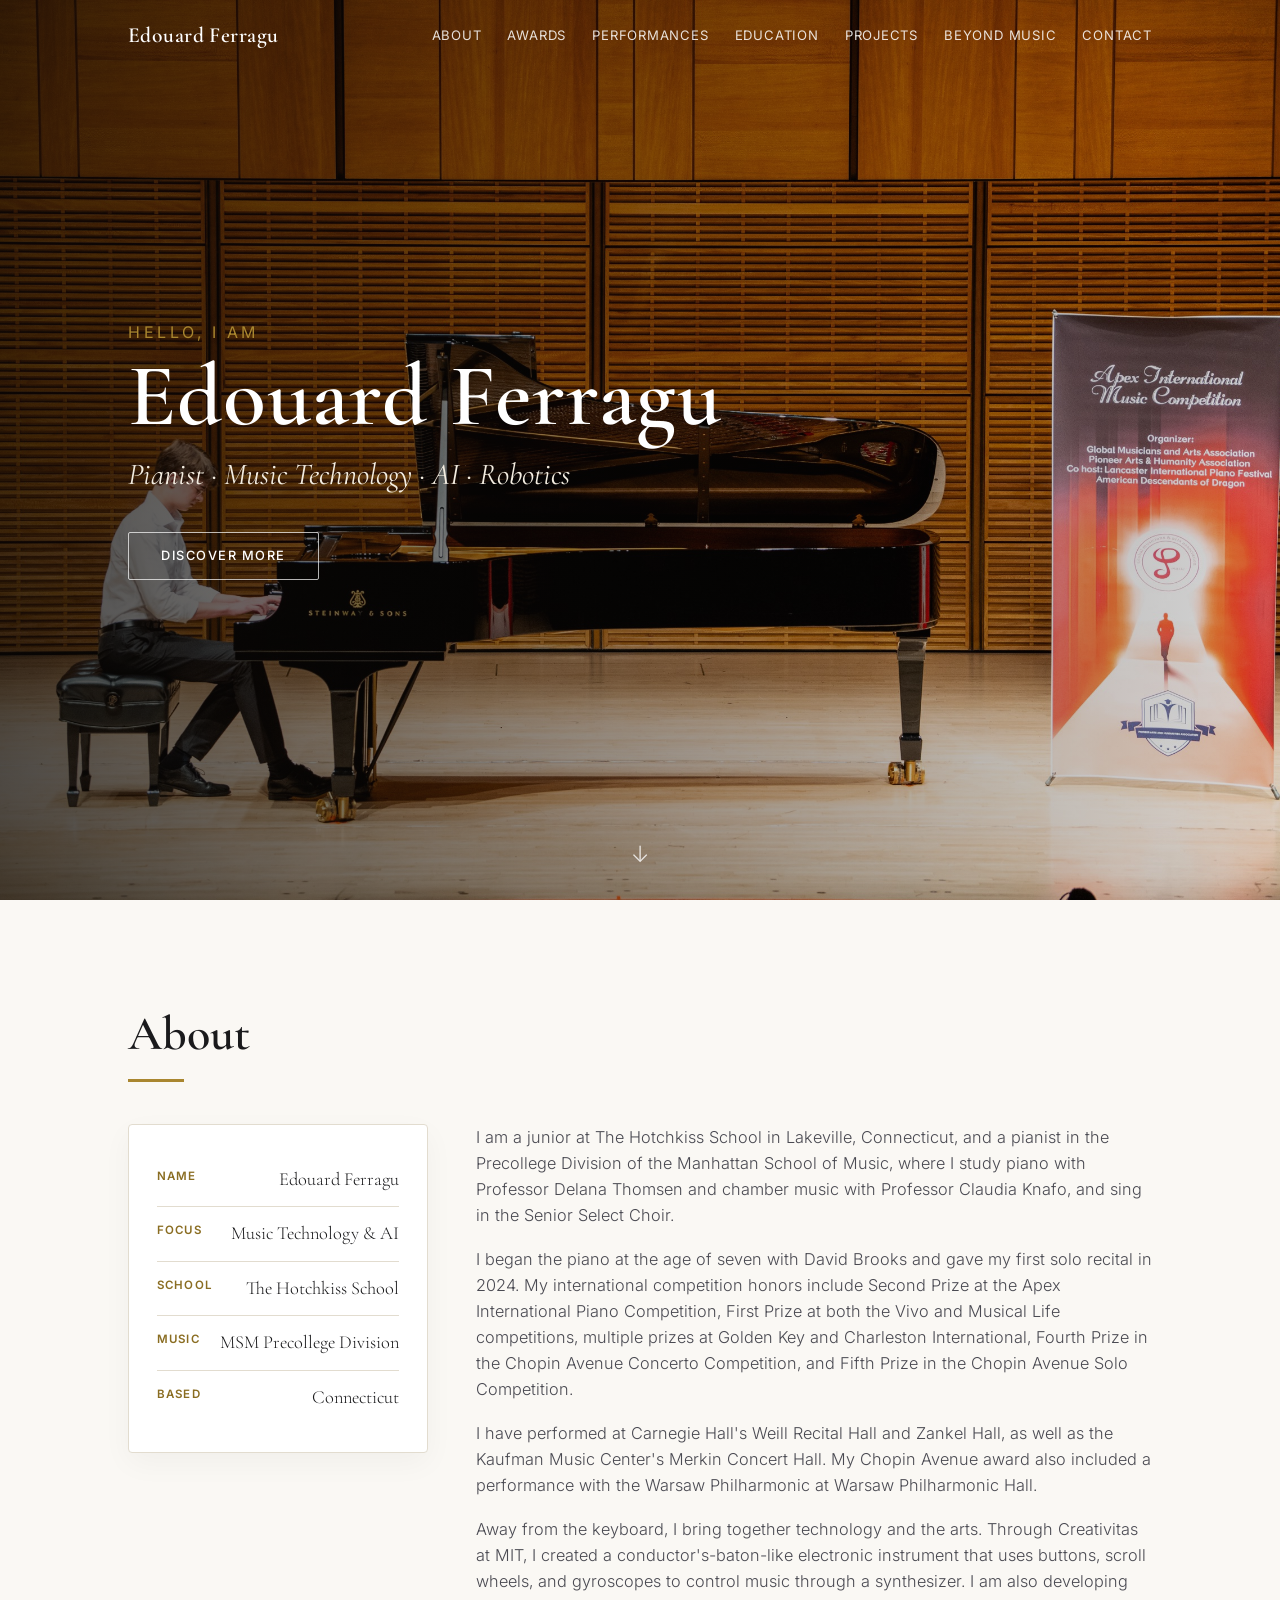
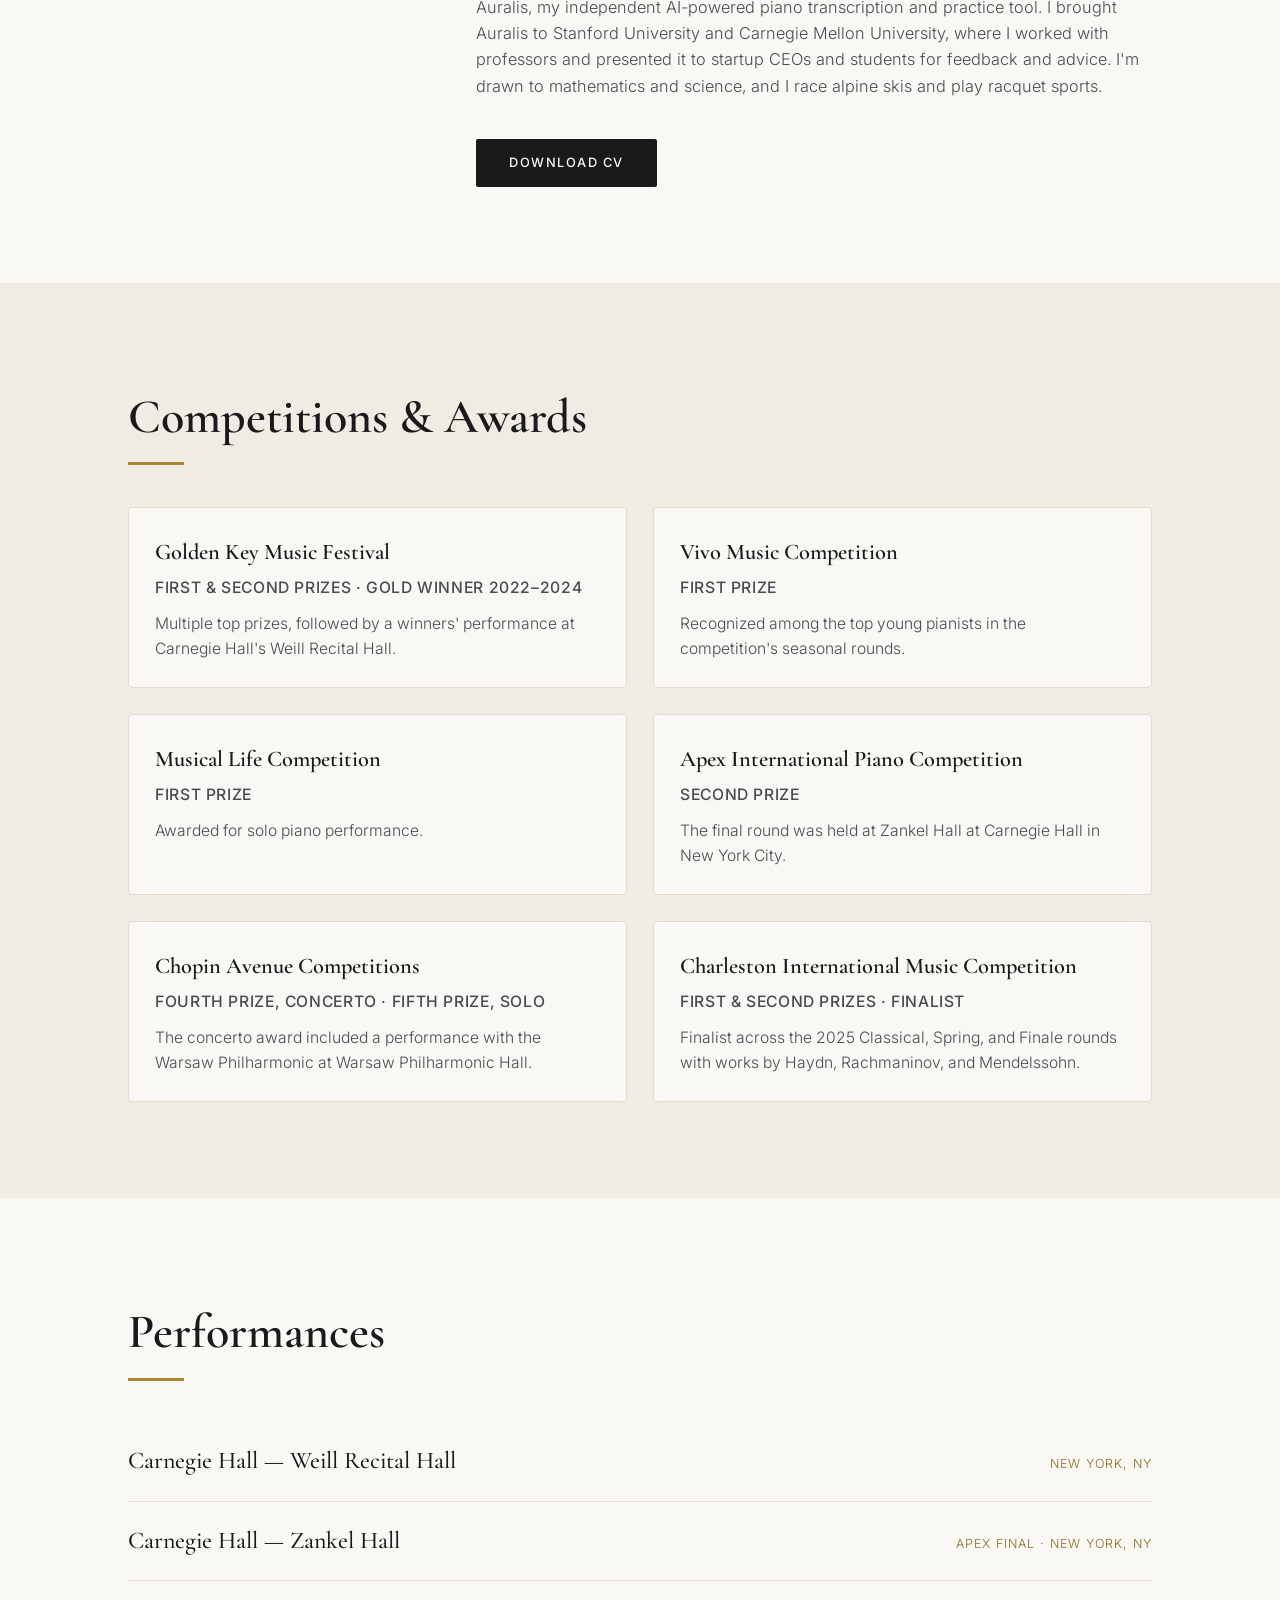
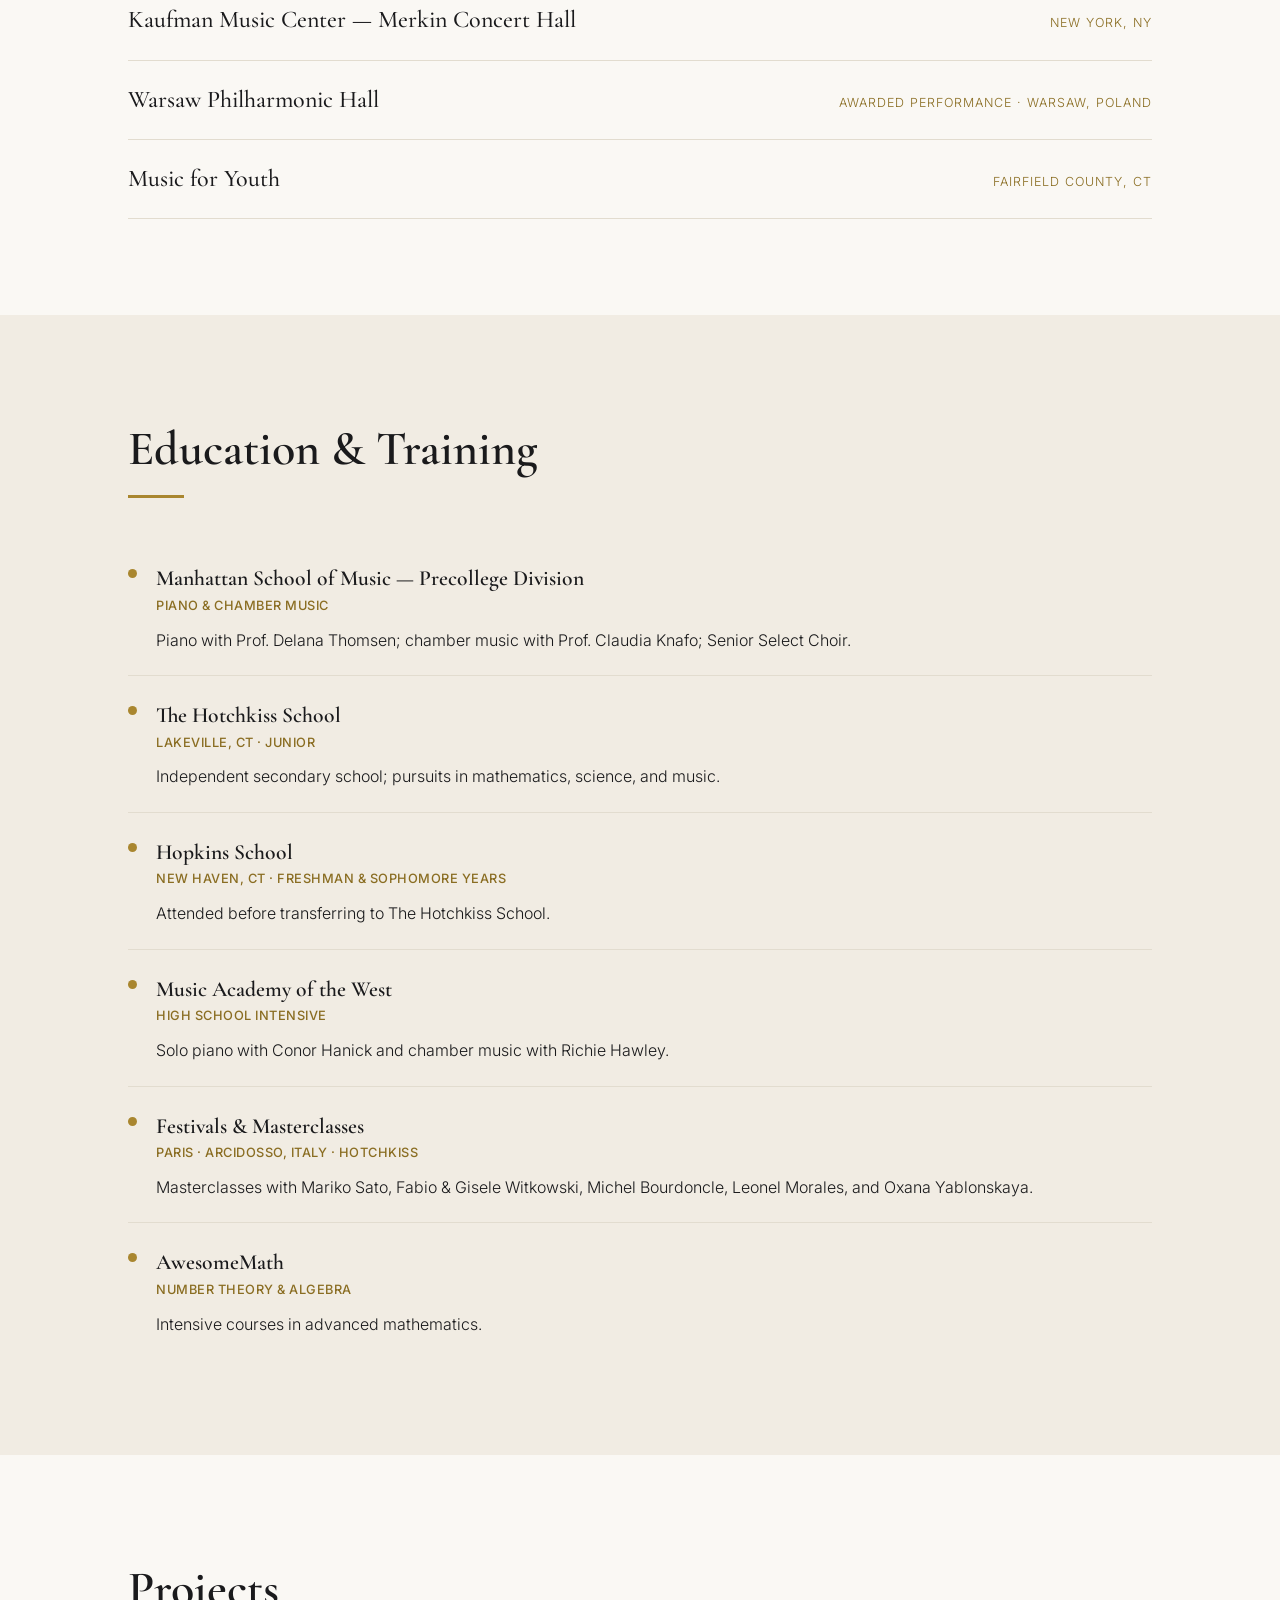
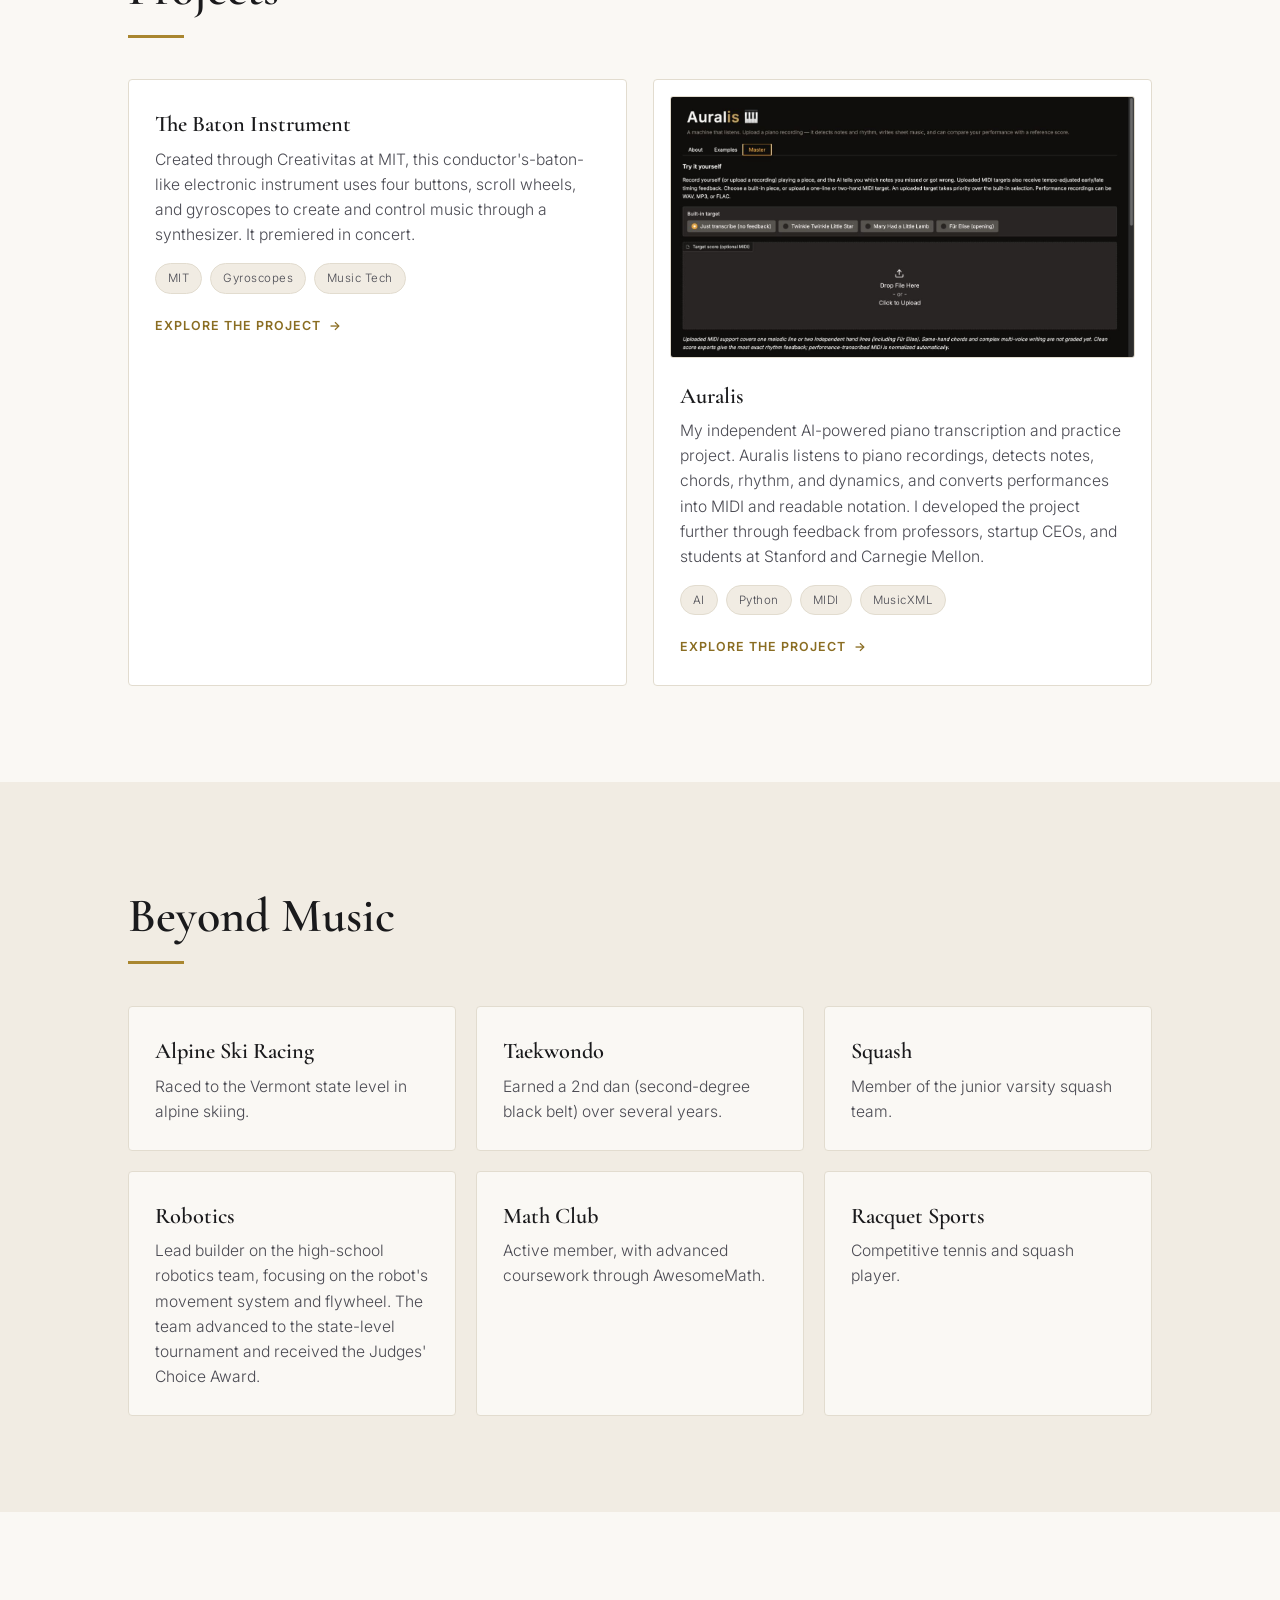
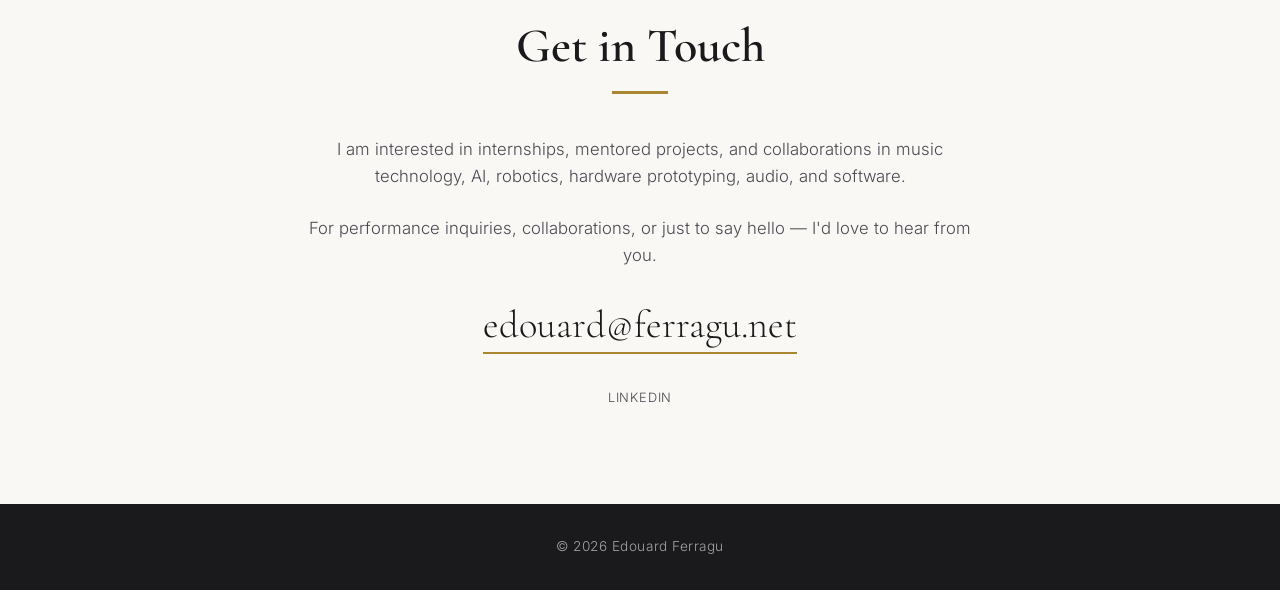
<file: index.html>
<!DOCTYPE html>
<html lang="en">
<head>
  <meta charset="UTF-8" />
  <meta name="viewport" content="width=device-width, initial-scale=1.0" />
  <title>Edouard Ferragu — Pianist &amp; Music Technology Builder</title>
  <meta name="description" content="Edouard Ferragu — prize-winning pianist, student, and music-technology builder working across AI, robotics, and performance." />
  <link rel="canonical" href="https://edouardferragu.github.io/" />
  <meta property="og:type" content="website" />
  <meta property="og:url" content="https://edouardferragu.github.io/" />
  <meta property="og:title" content="Edouard Ferragu — Pianist &amp; Music Technology Builder" />
  <meta property="og:description" content="Prize-winning pianist and student building projects across music technology, AI, and robotics." />
  <meta property="og:image" content="https://edouardferragu.github.io/images/og-social.png" />
  <meta name="twitter:card" content="summary_large_image" />
  <meta name="twitter:title" content="Edouard Ferragu — Pianist &amp; Music Technology Builder" />
  <meta name="twitter:description" content="Prize-winning pianist and student building projects across music technology, AI, and robotics." />
  <meta name="twitter:image" content="https://edouardferragu.github.io/images/og-social.png" />
  <link rel="preconnect" href="https://fonts.googleapis.com" />
  <link rel="preconnect" href="https://fonts.gstatic.com" crossorigin />
  <link href="https://fonts.googleapis.com/css2?family=Cormorant+Garamond:wght@400;500;600;700&amp;family=Inter:wght@300;400;500;600&amp;display=swap" rel="stylesheet" />
  <link rel="stylesheet" href="css/style.css" />
</head>
<body>

  <!-- NAV -->
  <header class="nav" id="nav">
    <div class="nav__inner">
      <a href="#hero" class="nav__brand">Edouard&nbsp;Ferragu</a>
      <button class="nav__toggle" id="navToggle" aria-label="Toggle menu">
        <span></span><span></span><span></span>
      </button>
      <nav class="nav__links" id="navLinks">
        <a href="#about">About</a>
        <a href="#awards">Awards</a>
        <a href="#performances">Performances</a>
        <a href="#education">Education</a>
        <a href="#projects">Projects</a>
        <a href="#activities">Beyond Music</a>
        <a href="#contact">Contact</a>
      </nav>
    </div>
  </header>

  <!-- HERO -->
  <section class="hero" id="hero">
    <div class="hero__overlay"></div>
    <div class="hero__content">
      <p class="hero__eyebrow">Hello, I am</p>
      <h1 class="hero__name">Edouard Ferragu</h1>
      <p class="hero__tagline">Pianist &middot; Music Technology &middot; AI &middot; Robotics</p>
      <a href="#about" class="btn btn--light">Discover More</a>
    </div>
    <a href="#about" class="hero__scroll" aria-label="Scroll down">&#8595;</a>
  </section>

  <!-- ABOUT -->
  <section class="section" id="about">
    <div class="container">
      <h2 class="section__title">About</h2>
      <div class="about__grid">
        <div class="about__card">
          <dl class="facts">
            <div class="fact"><dt>Name</dt><dd>Edouard Ferragu</dd></div>
            <div class="fact"><dt>Focus</dt><dd>Music Technology &amp; AI</dd></div>
            <div class="fact"><dt>School</dt><dd>The Hotchkiss School</dd></div>
            <div class="fact"><dt>Music</dt><dd>MSM Precollege Division</dd></div>
            <div class="fact"><dt>Based</dt><dd>Connecticut</dd></div>
          </dl>
        </div>
        <div class="about__body">
          <p>I am a junior at The Hotchkiss School in Lakeville, Connecticut, and a pianist in the
             Precollege Division of the Manhattan School of Music, where I study piano with Professor
             Delana Thomsen and chamber music with Professor Claudia Knafo, and sing in the Senior
             Select Choir.</p>
          <p>I began the piano at the age of seven with David Brooks and gave my first solo recital in
             2024. My international competition honors include Second Prize at the Apex International
             Piano Competition, First Prize at both the Vivo and Musical Life competitions, multiple
             prizes at Golden Key and Charleston International, Fourth Prize in the Chopin Avenue
             Concerto Competition, and Fifth Prize in the Chopin Avenue Solo Competition.</p>
          <p>I have performed at Carnegie Hall's Weill Recital Hall and Zankel Hall, as well as the
             Kaufman Music Center's Merkin Concert Hall. My Chopin Avenue award also included a
             performance with the Warsaw Philharmonic at Warsaw Philharmonic Hall.</p>
          <p>Away from the keyboard, I bring together technology and the arts. Through Creativitas at
             MIT, I created a conductor's-baton-like electronic instrument that uses buttons, scroll
             wheels, and gyroscopes to control music through a synthesizer. I am also developing
             Auralis, my independent AI-powered piano transcription and practice tool. I brought
             Auralis to Stanford University and Carnegie Mellon University, where I worked with
             professors and presented it to startup CEOs and students for feedback and advice. I'm
             drawn to mathematics and science, and I race alpine skis and play racquet sports.</p>
          <a href="cv/Edouard-Ferragu-CV.pdf" class="btn btn--dark" download>Download CV</a>
        </div>
      </div>
    </div>
  </section>

  <!-- AWARDS -->
  <section class="section section--alt" id="awards">
    <div class="container">
      <h2 class="section__title">Competitions &amp; Awards</h2>
      <div class="cards">
        <div class="card">
          <h3>Golden Key Music Festival</h3>
          <p class="card__meta">First &amp; Second Prizes &middot; Gold Winner 2022–2024</p>
          <p>Multiple top prizes, followed by a winners' performance at Carnegie Hall's Weill Recital Hall.</p>
        </div>
        <div class="card">
          <h3>Vivo Music Competition</h3>
          <p class="card__meta">First Prize</p>
          <p>Recognized among the top young pianists in the competition's seasonal rounds.</p>
        </div>
        <div class="card">
          <h3>Musical Life Competition</h3>
          <p class="card__meta">First Prize</p>
          <p>Awarded for solo piano performance.</p>
        </div>
        <div class="card">
          <h3>Apex International Piano Competition</h3>
          <p class="card__meta">Second Prize</p>
          <p>The final round was held at Zankel Hall at Carnegie Hall in New York City.</p>
        </div>
        <div class="card">
          <h3>Chopin Avenue Competitions</h3>
          <p class="card__meta">Fourth Prize, Concerto &middot; Fifth Prize, Solo</p>
          <p>The concerto award included a performance with the Warsaw Philharmonic at Warsaw Philharmonic Hall.</p>
        </div>
        <div class="card">
          <h3>Charleston International Music Competition</h3>
          <p class="card__meta">First &amp; Second Prizes &middot; Finalist</p>
          <p>Finalist across the 2025 Classical, Spring, and Finale rounds with works by Haydn,
             Rachmaninov, and Mendelssohn.</p>
        </div>
      </div>
    </div>
  </section>

  <!-- PERFORMANCES -->
  <section class="section" id="performances">
    <div class="container">
      <h2 class="section__title">Performances</h2>
      <ul class="venues">
        <li><span class="venues__name">Carnegie Hall — Weill Recital Hall</span><span class="venues__note">New York, NY</span></li>
        <li><span class="venues__name">Carnegie Hall — Zankel Hall</span><span class="venues__note">Apex Final &middot; New York, NY</span></li>
        <li><span class="venues__name">Kaufman Music Center — Merkin Concert Hall</span><span class="venues__note">New York, NY</span></li>
        <li><span class="venues__name">Warsaw Philharmonic Hall</span><span class="venues__note">Awarded Performance &middot; Warsaw, Poland</span></li>
        <li><span class="venues__name">Music for Youth</span><span class="venues__note">Fairfield County, CT</span></li>
      </ul>
      <!-- Add performance video embeds here later -->
    </div>
  </section>

  <!-- EDUCATION -->
  <section class="section section--alt" id="education">
    <div class="container">
      <h2 class="section__title">Education &amp; Training</h2>
      <div class="timeline">
        <div class="timeline__item">
          <h3>Manhattan School of Music — Precollege Division</h3>
          <p class="card__meta">Piano &amp; Chamber Music</p>
          <p>Piano with Prof. Delana Thomsen; chamber music with Prof. Claudia Knafo; Senior Select Choir.</p>
        </div>
        <div class="timeline__item">
          <h3>The Hotchkiss School</h3>
          <p class="card__meta">Lakeville, CT &middot; Junior</p>
          <p>Independent secondary school; pursuits in mathematics, science, and music.</p>
        </div>
        <div class="timeline__item">
          <h3>Hopkins School</h3>
          <p class="card__meta">New Haven, CT &middot; Freshman &amp; Sophomore Years</p>
          <p>Attended before transferring to The Hotchkiss School.</p>
        </div>
        <div class="timeline__item">
          <h3>Music Academy of the West</h3>
          <p class="card__meta">High School Intensive</p>
          <p>Solo piano with Conor Hanick and chamber music with Richie Hawley.</p>
        </div>
        <div class="timeline__item">
          <h3>Festivals &amp; Masterclasses</h3>
          <p class="card__meta">Paris &middot; Arcidosso, Italy &middot; Hotchkiss</p>
          <p>Masterclasses with Mariko Sato, Fabio &amp; Gisele Witkowski, Michel Bourdoncle,
             Leonel Morales, and Oxana Yablonskaya.</p>
        </div>
        <div class="timeline__item">
          <h3>AwesomeMath</h3>
          <p class="card__meta">Number Theory &amp; Algebra</p>
          <p>Intensive courses in advanced mathematics.</p>
        </div>
      </div>
    </div>
  </section>

  <!-- PROJECTS -->
  <section class="section" id="projects">
    <div class="container">
      <h2 class="section__title">Projects</h2>
      <div class="cards">
        <div class="card card--project">
          <h3>The Baton Instrument</h3>
          <p>Created through Creativitas at MIT, this conductor's-baton-like electronic instrument uses
             four buttons, scroll wheels, and gyroscopes to create and control music through a
             synthesizer. It premiered in concert.</p>
          <div class="tags"><span>MIT</span><span>Gyroscopes</span><span>Music Tech</span></div>
          <a class="project-link" href="projects/baton-instrument.html">Explore the project <span aria-hidden="true">&rarr;</span></a>
        </div>
        <div class="card card--project">
          <a class="card__media" href="projects/auralis.html" aria-label="Explore the Auralis project">
            <img src="images/auralis-website.jpg"
                 alt="The Auralis Master workspace for piano transcription and performance feedback"
                 loading="lazy" />
          </a>
          <h3>Auralis</h3>
          <p>My independent AI-powered piano transcription and practice project. Auralis listens to
             piano recordings, detects notes, chords, rhythm, and dynamics, and converts performances
             into MIDI and readable notation. I developed the project further through feedback from
             professors, startup CEOs, and students at Stanford and Carnegie Mellon.</p>
          <div class="tags"><span>AI</span><span>Python</span><span>MIDI</span><span>MusicXML</span></div>
          <a class="project-link" href="projects/auralis.html">Explore the project <span aria-hidden="true">&rarr;</span></a>
        </div>
      </div>
    </div>
  </section>

  <!-- ACTIVITIES -->
  <section class="section section--alt" id="activities">
    <div class="container">
      <h2 class="section__title">Beyond Music</h2>
      <div class="cards cards--compact">
        <div class="card"><h3>Alpine Ski Racing</h3><p>Raced to the Vermont state level in alpine skiing.</p></div>
        <div class="card"><h3>Taekwondo</h3><p>Earned a 2nd dan (second-degree black belt) over several years.</p></div>
        <div class="card"><h3>Squash</h3><p>Member of the junior varsity squash team.</p></div>
        <div class="card"><h3>Robotics</h3><p>Lead builder on the high-school robotics team, focusing on the robot's movement system and flywheel. The team advanced to the state-level tournament and received the Judges' Choice Award.</p></div>
        <div class="card"><h3>Math Club</h3><p>Active member, with advanced coursework through AwesomeMath.</p></div>
        <div class="card"><h3>Racquet Sports</h3><p>Competitive tennis and squash player.</p></div>
      </div>
    </div>
  </section>

  <!-- CONTACT -->
  <section class="section" id="contact">
    <div class="container container--narrow">
      <h2 class="section__title">Get in Touch</h2>
      <p class="contact__lead">I am interested in internships, mentored projects, and collaborations
         in music technology, AI, robotics, hardware prototyping, audio, and software.</p>
      <p class="contact__lead">For performance inquiries, collaborations, or just to say hello —
         I'd love to hear from you.</p>
      <a class="contact__email" href="mailto:edouard@ferragu.net">edouard@ferragu.net</a>
      <div class="social" id="social">
        <a class="social__link" href="https://www.linkedin.com/in/edouard-ferragu-b13219426"
           target="_blank" rel="noopener noreferrer">LinkedIn</a>
      </div>
    </div>
  </section>

  <footer class="footer">
    <p>&copy; <span id="year"></span> Edouard Ferragu</p>
  </footer>

  <script src="js/main.js"></script>
</body>
</html>
</file>
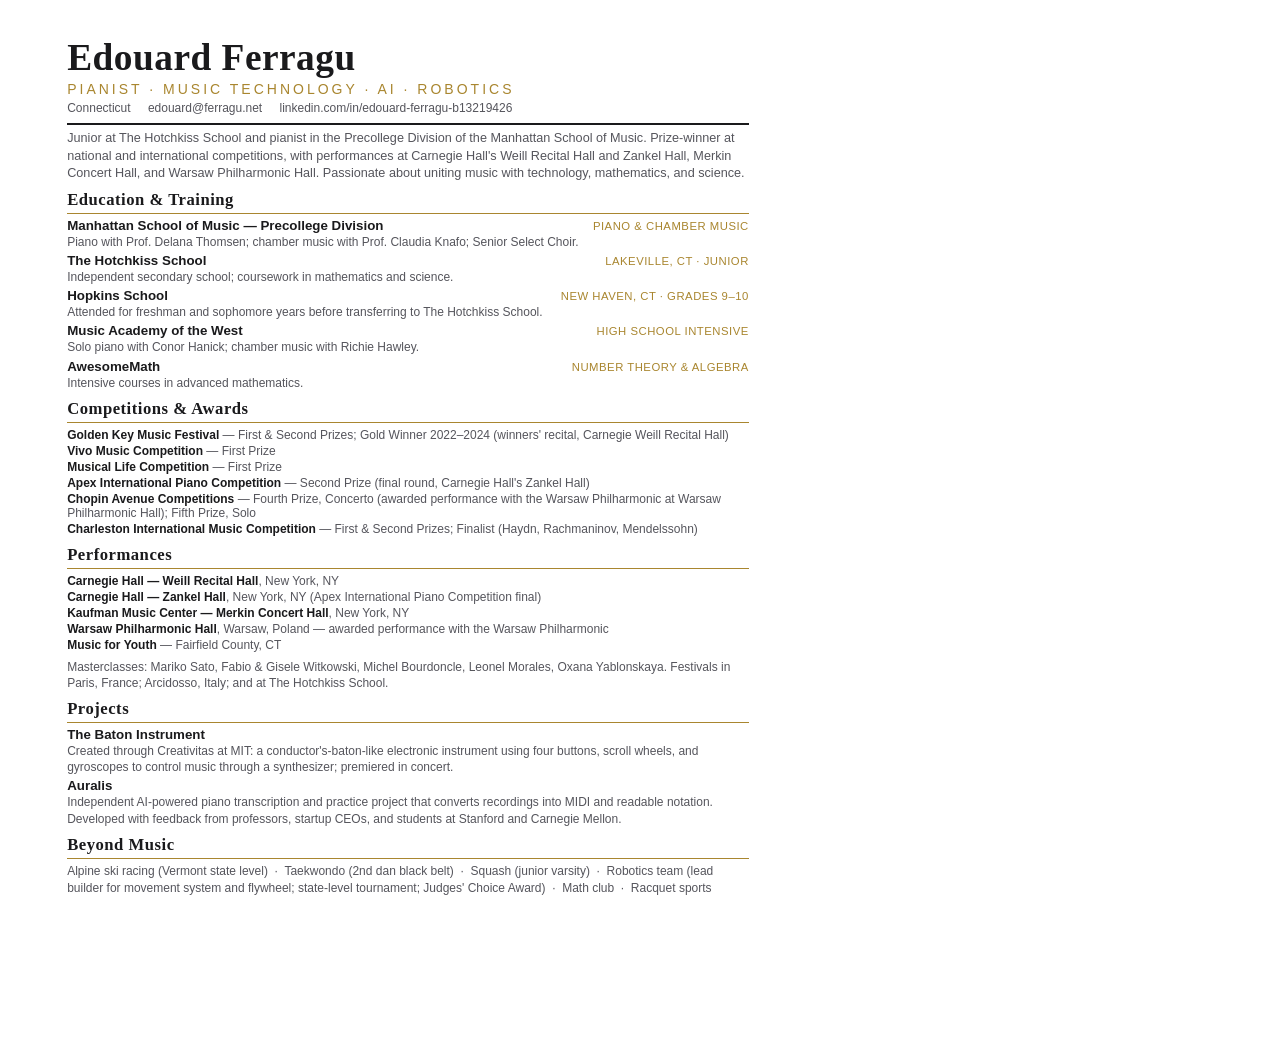
<file: cv/cv-source.html>
<!DOCTYPE html>
<html lang="en">
<head>
<meta charset="UTF-8" />
<style>
  @page { size: Letter; margin: 0; }
  * { margin: 0; padding: 0; box-sizing: border-box; }
  html, body { font-family: "Helvetica Neue", Arial, sans-serif; color: #1a1a1c; background: #ffffff; color-scheme: light; }
  .page { width: 8.5in; min-height: 11in; padding: 0.38in 0.7in 0.15in; }
  :root { --gold: #a9862f; --ink: #1a1a1c; --soft: #55555c; --line: #e0dacd; }
  .name { font-family: Georgia, "Times New Roman", serif; font-size: 28pt; font-weight: 700; letter-spacing: .5px; }
  .title { color: var(--gold); font-size: 10.5pt; letter-spacing: 3px; text-transform: uppercase; margin-top: 2px; }
  .contact { font-size: 9pt; color: var(--soft); margin-top: 4px; }
  .contact span { margin-right: 14px; }
  .rule { height: 2px; background: var(--ink); margin: 8px 0 3px; }
  h2 { font-family: Georgia, serif; font-size: 12.5pt; color: var(--ink); margin: 8px 0 4px; letter-spacing: .5px;
       border-bottom: 1px solid var(--gold); padding-bottom: 3px; }
  .intro { font-size: 9.5pt; color: var(--soft); line-height: 1.35; margin-top: 5px; }
  .row { margin-bottom: 3px; }
  .row .r-head { display: flex; justify-content: space-between; align-items: baseline; }
  .r-title { font-size: 10pt; font-weight: 700; }
  .r-meta { font-size: 8.5pt; color: var(--gold); text-transform: uppercase; letter-spacing: .5px; white-space: nowrap; }
  .r-desc { font-size: 9pt; color: var(--soft); line-height: 1.35; margin-top: 1px; }
  .two-col { display: grid; grid-template-columns: 1fr 1fr; gap: 4px 28px; }
  ul.tight { list-style: none; }
  ul.tight li { font-size: 9pt; color: var(--soft); padding: 1px 0; }
  ul.tight li b { color: var(--ink); font-weight: 600; }
  .chips { font-size: 9pt; color: var(--soft); line-height: 1.4; }
</style>
</head>
<body>
<div class="page">
  <div class="name">Edouard Ferragu</div>
  <div class="title">Pianist · Music Technology · AI · Robotics</div>
  <div class="contact">
    <span>Connecticut</span>
    <span>edouard@ferragu.net</span>
    <span>linkedin.com/in/edouard-ferragu-b13219426</span>
  </div>
  <div class="rule"></div>

  <p class="intro">
    Junior at The Hotchkiss School and pianist in the Precollege Division of the Manhattan School of Music.
    Prize-winner at national and international competitions, with performances at Carnegie Hall's Weill Recital
    Hall and Zankel Hall, Merkin Concert Hall, and Warsaw Philharmonic Hall. Passionate about uniting music
    with technology, mathematics, and science.
  </p>

  <h2>Education &amp; Training</h2>
  <div class="row"><div class="r-head"><span class="r-title">Manhattan School of Music — Precollege Division</span><span class="r-meta">Piano &amp; Chamber Music</span></div>
    <div class="r-desc">Piano with Prof. Delana Thomsen; chamber music with Prof. Claudia Knafo; Senior Select Choir.</div></div>
  <div class="row"><div class="r-head"><span class="r-title">The Hotchkiss School</span><span class="r-meta">Lakeville, CT · Junior</span></div>
    <div class="r-desc">Independent secondary school; coursework in mathematics and science.</div></div>
  <div class="row"><div class="r-head"><span class="r-title">Hopkins School</span><span class="r-meta">New Haven, CT · Grades 9–10</span></div>
    <div class="r-desc">Attended for freshman and sophomore years before transferring to The Hotchkiss School.</div></div>
  <div class="row"><div class="r-head"><span class="r-title">Music Academy of the West</span><span class="r-meta">High School Intensive</span></div>
    <div class="r-desc">Solo piano with Conor Hanick; chamber music with Richie Hawley.</div></div>
  <div class="row"><div class="r-head"><span class="r-title">AwesomeMath</span><span class="r-meta">Number Theory &amp; Algebra</span></div>
    <div class="r-desc">Intensive courses in advanced mathematics.</div></div>

  <h2>Competitions &amp; Awards</h2>
  <ul class="tight">
    <li><b>Golden Key Music Festival</b> — First &amp; Second Prizes; Gold Winner 2022–2024 (winners' recital, Carnegie Weill Recital Hall)</li>
    <li><b>Vivo Music Competition</b> — First Prize</li>
    <li><b>Musical Life Competition</b> — First Prize</li>
    <li><b>Apex International Piano Competition</b> — Second Prize (final round, Carnegie Hall's Zankel Hall)</li>
    <li><b>Chopin Avenue Competitions</b> — Fourth Prize, Concerto (awarded performance with the Warsaw Philharmonic at Warsaw Philharmonic Hall); Fifth Prize, Solo</li>
    <li><b>Charleston International Music Competition</b> — First &amp; Second Prizes; Finalist (Haydn, Rachmaninov, Mendelssohn)</li>
  </ul>

  <h2>Performances</h2>
  <ul class="tight">
    <li><b>Carnegie Hall — Weill Recital Hall</b>, New York, NY</li>
    <li><b>Carnegie Hall — Zankel Hall</b>, New York, NY (Apex International Piano Competition final)</li>
    <li><b>Kaufman Music Center — Merkin Concert Hall</b>, New York, NY</li>
    <li><b>Warsaw Philharmonic Hall</b>, Warsaw, Poland — awarded performance with the Warsaw Philharmonic</li>
    <li><b>Music for Youth</b> — Fairfield County, CT</li>
  </ul>
  <p class="r-desc" style="margin-top:6px;">Masterclasses: Mariko Sato, Fabio &amp; Gisele Witkowski, Michel Bourdoncle, Leonel Morales, Oxana Yablonskaya.
     Festivals in Paris, France; Arcidosso, Italy; and at The Hotchkiss School.</p>

  <h2>Projects</h2>
  <div class="row"><div class="r-title">The Baton Instrument</div>
    <div class="r-desc">Created through Creativitas at MIT: a conductor's-baton-like electronic instrument using four buttons,
      scroll wheels, and gyroscopes to control music through a synthesizer; premiered in concert.</div></div>
  <div class="row"><div class="r-title">Auralis</div>
    <div class="r-desc">Independent AI-powered piano transcription and practice project that converts recordings into MIDI and
      readable notation. Developed with feedback from professors, startup CEOs, and students at Stanford and Carnegie Mellon.</div></div>

  <h2>Beyond Music</h2>
  <p class="chips">
    Alpine ski racing (Vermont state level) &nbsp;·&nbsp; Taekwondo (2nd dan black belt) &nbsp;·&nbsp;
    Squash (junior varsity) &nbsp;·&nbsp; Robotics team (lead builder for movement system and flywheel; state-level tournament; Judges' Choice Award)
    &nbsp;·&nbsp; Math club &nbsp;·&nbsp; Racquet sports
  </p>
</div>
</body>
</html>
</file>
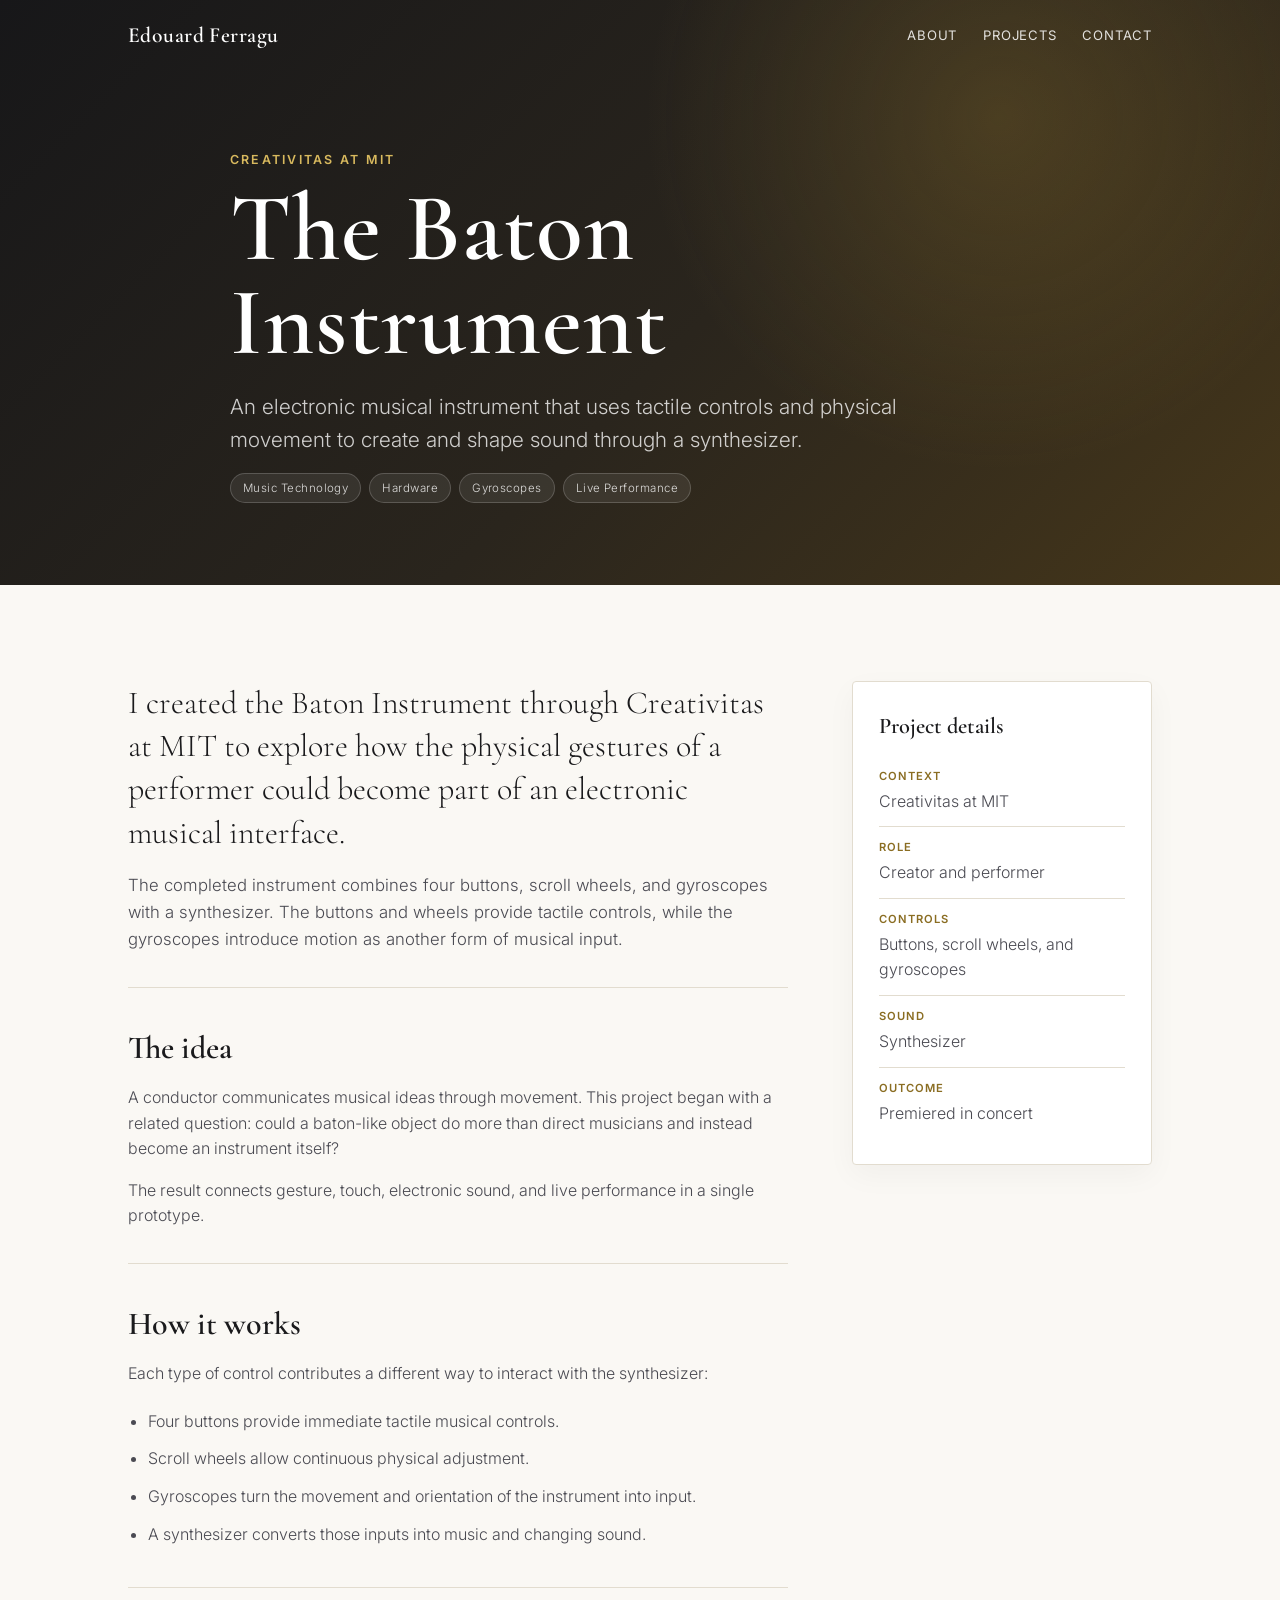
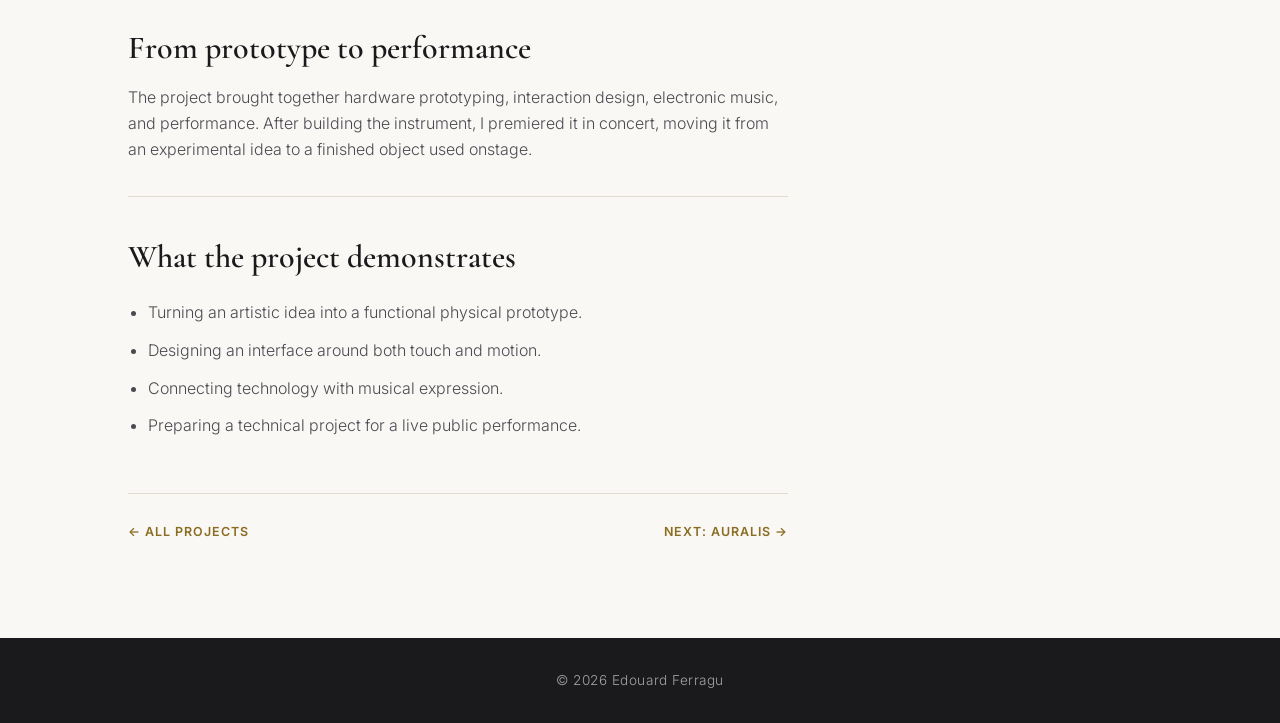
<file: projects/baton-instrument.html>
<!DOCTYPE html>
<html lang="en">
<head>
  <meta charset="UTF-8" />
  <meta name="viewport" content="width=device-width, initial-scale=1.0" />
  <title>The Baton Instrument — Edouard Ferragu</title>
  <meta name="description" content="How Edouard Ferragu created an electronic baton instrument through Creativitas at MIT using buttons, scroll wheels, gyroscopes, and a synthesizer." />
  <link rel="canonical" href="https://edouardferragu.github.io/projects/baton-instrument.html" />
  <meta property="og:type" content="article" />
  <meta property="og:title" content="The Baton Instrument — Edouard Ferragu" />
  <meta property="og:description" content="An electronic musical instrument that translates tactile controls and physical movement into synthesized music." />
  <meta property="og:image" content="https://edouardferragu.github.io/images/og-social.png" />
  <meta name="twitter:card" content="summary_large_image" />
  <link rel="preconnect" href="https://fonts.googleapis.com" />
  <link rel="preconnect" href="https://fonts.gstatic.com" crossorigin />
  <link href="https://fonts.googleapis.com/css2?family=Cormorant+Garamond:wght@400;500;600;700&amp;family=Inter:wght@300;400;500;600&amp;display=swap" rel="stylesheet" />
  <link rel="stylesheet" href="../css/style.css" />
</head>
<body>
  <header class="nav" id="nav">
    <div class="nav__inner">
      <a href="../index.html#hero" class="nav__brand">Edouard&nbsp;Ferragu</a>
      <button class="nav__toggle" id="navToggle" aria-label="Toggle menu">
        <span></span><span></span><span></span>
      </button>
      <nav class="nav__links" id="navLinks">
        <a href="../index.html#about">About</a>
        <a href="../index.html#projects">Projects</a>
        <a href="../index.html#contact">Contact</a>
      </nav>
    </div>
  </header>

  <main>
    <section class="project-hero">
      <div class="container">
        <p class="project-hero__kicker">Creativitas at MIT</p>
        <h1>The Baton Instrument</h1>
        <p class="project-hero__summary">An electronic musical instrument that uses tactile controls
           and physical movement to create and shape sound through a synthesizer.</p>
        <div class="tags"><span>Music Technology</span><span>Hardware</span><span>Gyroscopes</span><span>Live Performance</span></div>
      </div>
    </section>

    <section class="section is-visible" id="project-details">
      <div class="container">
        <div class="project-layout">
          <article class="project-copy">
            <p class="project-copy__lead">I created the Baton Instrument through Creativitas at MIT
               to explore how the physical gestures of a performer could become part of an electronic
               musical interface.</p>
            <p>The completed instrument combines four buttons, scroll wheels, and gyroscopes with a
               synthesizer. The buttons and wheels provide tactile controls, while the gyroscopes
               introduce motion as another form of musical input.</p>

            <section class="project-section">
              <h2>The idea</h2>
              <p>A conductor communicates musical ideas through movement. This project began with a
                 related question: could a baton-like object do more than direct musicians and instead
                 become an instrument itself?</p>
              <p>The result connects gesture, touch, electronic sound, and live performance in a single
                 prototype.</p>
            </section>

            <section class="project-section">
              <h2>How it works</h2>
              <p>Each type of control contributes a different way to interact with the synthesizer:</p>
              <ul class="project-list">
                <li>Four buttons provide immediate tactile musical controls.</li>
                <li>Scroll wheels allow continuous physical adjustment.</li>
                <li>Gyroscopes turn the movement and orientation of the instrument into input.</li>
                <li>A synthesizer converts those inputs into music and changing sound.</li>
              </ul>
            </section>

            <section class="project-section">
              <h2>From prototype to performance</h2>
              <p>The project brought together hardware prototyping, interaction design, electronic
                 music, and performance. After building the instrument, I premiered it in concert,
                 moving it from an experimental idea to a finished object used onstage.</p>
            </section>

            <section class="project-section">
              <h2>What the project demonstrates</h2>
              <ul class="project-list">
                <li>Turning an artistic idea into a functional physical prototype.</li>
                <li>Designing an interface around both touch and motion.</li>
                <li>Connecting technology with musical expression.</li>
                <li>Preparing a technical project for a live public performance.</li>
              </ul>
            </section>

            <nav class="project-nav" aria-label="Project navigation">
              <a href="../index.html#projects">&larr; All projects</a>
              <a href="auralis.html">Next: Auralis &rarr;</a>
            </nav>
          </article>

          <aside class="project-facts">
            <h2>Project details</h2>
            <dl>
              <div><dt>Context</dt><dd>Creativitas at MIT</dd></div>
              <div><dt>Role</dt><dd>Creator and performer</dd></div>
              <div><dt>Controls</dt><dd>Buttons, scroll wheels, and gyroscopes</dd></div>
              <div><dt>Sound</dt><dd>Synthesizer</dd></div>
              <div><dt>Outcome</dt><dd>Premiered in concert</dd></div>
            </dl>
          </aside>
        </div>
      </div>
    </section>
  </main>

  <footer class="footer">
    <p>&copy; <span id="year"></span> Edouard Ferragu</p>
  </footer>
  <script src="../js/main.js"></script>
</body>
</html>
</file>
<file: css/style.css>
/* ===== Tokens ===== */
:root {
  --ink: #1a1a1c;
  --ink-soft: #4a4a52;
  --paper: #faf8f4;
  --paper-alt: #f1ece3;
  --line: #e2dccf;
  --gold: #a9862f;
  --gold-deep: #8a6d22;
  --serif: "Cormorant Garamond", Georgia, serif;
  --sans: "Inter", system-ui, sans-serif;
  --maxw: 1080px;
}

* { margin: 0; padding: 0; box-sizing: border-box; }
html { scroll-behavior: smooth; }
body {
  font-family: var(--sans);
  color: var(--ink);
  background: var(--paper);
  line-height: 1.6;
  font-weight: 300;
  -webkit-font-smoothing: antialiased;
}
a { color: inherit; text-decoration: none; }
img { max-width: 100%; display: block; }

/* ===== Nav ===== */
.nav {
  position: fixed; top: 0; left: 0; right: 0; z-index: 50;
  transition: background .3s ease, box-shadow .3s ease;
}
.nav--scrolled {
  background: rgba(250, 248, 244, .92);
  backdrop-filter: blur(8px);
  box-shadow: 0 1px 0 var(--line);
}
.nav__inner {
  max-width: var(--maxw); margin: 0 auto; padding: 18px 28px;
  display: flex; align-items: center; justify-content: space-between;
}
.nav__brand {
  font-family: var(--serif); font-size: 1.35rem; font-weight: 600;
  letter-spacing: .02em; color: #fff; transition: color .3s ease;
}
.nav--scrolled .nav__brand { color: var(--ink); }
.nav__links { display: flex; gap: 26px; }
.nav__links a {
  font-size: .82rem; letter-spacing: .06em; text-transform: uppercase;
  color: rgba(255,255,255,.85); font-weight: 400; transition: color .2s ease;
}
.nav--scrolled .nav__links a { color: var(--ink-soft); }
.nav__links a:hover { color: var(--gold); }
.nav__toggle { display: none; background: none; border: 0; cursor: pointer; }
.nav__toggle span {
  display: block; width: 24px; height: 2px; margin: 5px 0;
  background: #fff; transition: background .3s ease;
}
.nav--scrolled .nav__toggle span { background: var(--ink); }

/* ===== Hero ===== */
.hero {
  position: relative; min-height: 100vh;
  display: flex; align-items: center;
  background: #14110d url("../images/hero.jpg") center 35% / cover no-repeat;
}
.hero__overlay {
  position: absolute; inset: 0;
  background: linear-gradient(90deg, rgba(10,8,6,.72) 0%, rgba(10,8,6,.45) 45%, rgba(10,8,6,.15) 100%);
}
.hero__content {
  position: relative; z-index: 2;
  max-width: var(--maxw); width: 100%;
  margin: 0 auto; padding: 0 28px; color: #fff;
}
.hero__eyebrow {
  font-size: 1rem; letter-spacing: .22em; text-transform: uppercase;
  color: var(--gold); margin-bottom: .4rem; font-weight: 400;
}
.hero__name {
  font-family: var(--serif); font-weight: 600;
  font-size: clamp(2.8rem, 8vw, 5.5rem); line-height: 1.02; letter-spacing: .01em;
}
.hero__tagline {
  font-family: var(--serif); font-size: clamp(1.2rem, 3vw, 1.9rem);
  font-weight: 400; font-style: italic; margin: .6rem 0 2rem; color: #f3ede1;
}
.hero__scroll {
  position: absolute; bottom: 28px; left: 50%; transform: translateX(-50%);
  z-index: 2; color: #fff; font-size: 1.4rem; opacity: .8;
  animation: bob 2s ease-in-out infinite;
}
@keyframes bob { 0%,100%{ transform: translate(-50%,0);} 50%{ transform: translate(-50%,8px);} }

/* ===== Buttons ===== */
.btn {
  display: inline-block; padding: 13px 32px; font-size: .8rem;
  letter-spacing: .12em; text-transform: uppercase; font-weight: 500;
  border: 1px solid transparent; border-radius: 2px; cursor: pointer;
  transition: all .25s ease;
}
.btn--light { background: transparent; border-color: rgba(255,255,255,.7); color: #fff; }
.btn--light:hover { background: #fff; color: var(--ink); }
.btn--dark { background: var(--ink); color: var(--paper); margin-top: 1.4rem; }
.btn--dark:hover { background: var(--gold-deep); }

/* ===== Sections ===== */
.section { padding: 96px 0; }
.section--alt { background: var(--paper-alt); }
.container { max-width: var(--maxw); margin: 0 auto; padding: 0 28px; }
.container--narrow { max-width: 720px; text-align: center; }
.section__title {
  font-family: var(--serif); font-size: clamp(2rem, 5vw, 3rem);
  font-weight: 600; margin-bottom: 2.6rem; position: relative; padding-bottom: .6rem;
}
.section__title::after {
  content: ""; position: absolute; left: 0; bottom: 0;
  width: 56px; height: 3px; background: var(--gold);
}
.container--narrow .section__title::after { left: 50%; transform: translateX(-50%); }

/* ===== About ===== */
.about__grid { display: grid; grid-template-columns: 300px 1fr; gap: 48px; align-items: start; }
.about__card {
  background: #fff; border: 1px solid var(--line);
  padding: 28px; border-radius: 4px; box-shadow: 0 10px 30px rgba(0,0,0,.04);
}
.facts .fact {
  display: flex; justify-content: space-between; gap: 12px;
  padding: 12px 0; border-bottom: 1px solid var(--line);
}
.facts .fact:last-child { border-bottom: 0; }
.facts dt {
  font-size: .72rem; letter-spacing: .1em; text-transform: uppercase;
  color: var(--gold-deep); font-weight: 600; padding-top: 2px;
}
.facts dd { font-family: var(--serif); font-size: 1.15rem; text-align: right; }
.about__body p { margin-bottom: 1.1rem; color: var(--ink-soft); font-size: 1.02rem; }

/* ===== Cards ===== */
.cards { display: grid; grid-template-columns: repeat(2, 1fr); gap: 26px; }
.cards--compact { grid-template-columns: repeat(3, 1fr); gap: 20px; }
.card {
  background: #fff; border: 1px solid var(--line); border-radius: 4px;
  padding: 26px; transition: transform .25s ease, box-shadow .25s ease;
}
.section--alt .card { background: var(--paper); }
.card:hover { transform: translateY(-4px); box-shadow: 0 14px 34px rgba(0,0,0,.07); }
.card h3 { font-family: var(--serif); font-size: 1.4rem; font-weight: 600; margin-bottom: .3rem; }
.card p { color: var(--ink-soft); font-size: .98rem; }
.card__meta {
  color: var(--gold-deep); font-size: .8rem; letter-spacing: .04em;
  text-transform: uppercase; font-weight: 500; margin-bottom: .7rem;
}
.card__media {
  display: block; aspect-ratio: 16/9; margin: -10px -10px 20px;
  overflow: hidden; border: 1px solid var(--line); border-radius: 3px;
  background: var(--paper-alt);
}
.card__media img {
  width: 100%; height: 100%; display: block; object-fit: cover;
  transition: transform .4s ease;
}
.card__media:hover img { transform: scale(1.025); }
.tags { display: flex; flex-wrap: wrap; gap: 8px; margin-top: 16px; }
.tags span {
  font-size: .72rem; letter-spacing: .04em; padding: 5px 12px;
  background: var(--paper-alt); border: 1px solid var(--line); border-radius: 100px; color: var(--ink-soft);
}
.section--alt .tags span { background: #fff; }
.project-link {
  display: inline-flex; align-items: center; gap: 8px; margin-top: 22px;
  color: var(--gold-deep); font-size: .78rem; letter-spacing: .08em;
  text-transform: uppercase; font-weight: 600;
}
.project-link span { transition: transform .2s ease; }
.project-link:hover span { transform: translateX(4px); }

/* ===== Project detail pages ===== */
.project-hero {
  min-height: 58vh; padding: 150px 0 82px; color: #fff;
  display: flex; align-items: flex-end;
  background:
    radial-gradient(circle at 78% 20%, rgba(169,134,47,.24), transparent 32%),
    linear-gradient(135deg, #171719 0%, #2a251d 55%, #46371a 100%);
}
.project-hero__kicker {
  color: #d8b95e; font-size: .78rem; letter-spacing: .18em;
  text-transform: uppercase; font-weight: 600; margin-bottom: 12px;
}
.project-hero h1 {
  max-width: 820px; font-family: var(--serif); font-size: clamp(3rem, 8vw, 6rem);
  font-weight: 600; line-height: .98; letter-spacing: .01em;
}
.project-hero__summary {
  max-width: 700px; margin-top: 20px; color: rgba(255,255,255,.78);
  font-size: clamp(1.05rem, 2vw, 1.3rem);
}
.project-hero .tags span {
  color: rgba(255,255,255,.82); background: rgba(255,255,255,.08);
  border-color: rgba(255,255,255,.18);
}
.project-layout {
  display: grid; grid-template-columns: minmax(0, 1fr) 300px;
  gap: 64px; align-items: start;
}
.project-copy > p {
  color: var(--ink-soft); font-size: 1.05rem; margin-bottom: 1.15rem;
}
.project-copy__lead {
  font-family: var(--serif); color: var(--ink) !important;
  font-size: clamp(1.45rem, 3vw, 2rem) !important; line-height: 1.35;
}
.project-screenshot {
  margin: 32px 0 4px; overflow: hidden; background: #111;
  border: 1px solid var(--line); border-radius: 4px;
  box-shadow: 0 16px 38px rgba(0,0,0,.08);
}
.project-screenshot img { display: block; width: 100%; height: auto; }
.project-screenshot figcaption {
  padding: 10px 14px; background: #fff; color: var(--ink-soft);
  font-size: .76rem; letter-spacing: .04em;
}
.project-section { padding-top: 34px; margin-top: 34px; border-top: 1px solid var(--line); }
.project-section h2 {
  font-family: var(--serif); font-size: 2rem; font-weight: 600; margin-bottom: 12px;
}
.project-section p { color: var(--ink-soft); margin-bottom: 1rem; }
.project-list { padding-left: 20px; color: var(--ink-soft); }
.project-list li { padding: 6px 0; }
.project-facts {
  position: sticky; top: 110px; background: #fff; border: 1px solid var(--line);
  border-radius: 4px; padding: 26px; box-shadow: 0 10px 30px rgba(0,0,0,.04);
}
.project-facts h2 {
  font-family: var(--serif); font-size: 1.4rem; font-weight: 600; margin-bottom: 12px;
}
.project-facts dl div { padding: 12px 0; border-bottom: 1px solid var(--line); }
.project-facts dl div:last-child { border-bottom: 0; }
.project-facts dt {
  color: var(--gold-deep); font-size: .7rem; letter-spacing: .09em;
  text-transform: uppercase; font-weight: 600;
}
.project-facts dd { margin-top: 3px; color: var(--ink-soft); }
.process-grid {
  display: grid; grid-template-columns: repeat(4, 1fr); gap: 12px; margin-top: 22px;
}
.process-step {
  position: relative; background: #fff; border: 1px solid var(--line);
  border-radius: 4px; padding: 20px;
}
.process-step__number {
  color: var(--gold-deep); font-size: .7rem; letter-spacing: .09em;
  text-transform: uppercase; font-weight: 600;
}
.process-step h3 {
  font-family: var(--serif); font-size: 1.25rem; font-weight: 600; margin: 4px 0;
}
.process-step p { color: var(--ink-soft); font-size: .88rem; }
.project-nav {
  display: flex; justify-content: space-between; gap: 20px; margin-top: 48px;
  padding-top: 28px; border-top: 1px solid var(--line);
}
.project-nav a {
  color: var(--gold-deep); font-size: .78rem; letter-spacing: .08em;
  text-transform: uppercase; font-weight: 600;
}

/* ===== Venues ===== */
.venues { list-style: none; }
.venues li {
  display: flex; justify-content: space-between; align-items: baseline; gap: 16px;
  padding: 20px 0; border-bottom: 1px solid var(--line);
}
.venues__name { font-family: var(--serif); font-size: 1.5rem; font-weight: 500; }
.venues__note {
  font-size: .78rem; letter-spacing: .08em; text-transform: uppercase;
  color: var(--gold-deep); white-space: nowrap;
}

/* ===== Timeline ===== */
.timeline { display: grid; gap: 0; }
.timeline__item {
  position: relative; padding: 22px 0 22px 28px; border-bottom: 1px solid var(--line);
}
.timeline__item::before {
  content: ""; position: absolute; left: 0; top: 30px;
  width: 9px; height: 9px; border-radius: 50%; background: var(--gold);
}
.timeline__item:last-child { border-bottom: 0; }
.timeline__item h3 { font-family: var(--serif); font-size: 1.35rem; font-weight: 600; }

/* ===== Contact ===== */
.contact__lead { color: var(--ink-soft); font-size: 1.05rem; margin-bottom: 1.6rem; }
.contact__email {
  font-family: var(--serif); font-size: clamp(1.6rem, 4vw, 2.4rem);
  color: var(--ink); border-bottom: 2px solid var(--gold); padding-bottom: 4px;
  transition: color .2s ease;
}
.contact__email:hover { color: var(--gold-deep); }
.social { margin-top: 2rem; display: flex; gap: 18px; justify-content: center; }
.social__link {
  font-size: .8rem; letter-spacing: .06em; text-transform: uppercase; color: var(--ink-soft);
}
.social__link--soon { color: #b9b1a2; font-style: italic; text-transform: none; letter-spacing: 0; }

/* ===== Footer ===== */
.footer {
  text-align: center; padding: 32px; background: var(--ink); color: rgba(255,255,255,.6);
  font-size: .85rem; letter-spacing: .04em;
}

/* ===== Reveal animation ===== */
.section .container > * { opacity: 0; transform: translateY(18px); }
.section.is-visible .container > * {
  opacity: 1; transform: none; transition: opacity .6s ease, transform .6s ease;
}
.section.is-visible .container > *:nth-child(2) { transition-delay: .08s; }
.section.is-visible .container > *:nth-child(3) { transition-delay: .16s; }

/* ===== Responsive ===== */
@media (max-width: 820px) {
  .about__grid { grid-template-columns: 1fr; }
  .cards, .cards--compact { grid-template-columns: 1fr; }
  .project-layout { grid-template-columns: 1fr; gap: 36px; }
  .project-facts { position: static; }
  .process-grid { grid-template-columns: repeat(2, 1fr); }
  .hero { background-image: url("../images/hero-mobile.jpg"); background-position: center 30%; }
  .hero__overlay { background: linear-gradient(180deg, rgba(10,8,6,.35), rgba(10,8,6,.75)); }
  .nav__toggle { display: block; }
  .nav__links {
    position: absolute; top: 100%; right: 0; left: 0;
    flex-direction: column; gap: 0; background: rgba(20,17,13,.97);
    max-height: 0; overflow: hidden; transition: max-height .3s ease;
  }
  .nav__links.open { max-height: 420px; }
  .nav__links a { padding: 16px 28px; color: #fff; border-top: 1px solid rgba(255,255,255,.08); }
  .nav--scrolled .nav__links a { color: #fff; }
}
@media (max-width: 560px) {
  .section { padding: 68px 0; }
  .project-hero { min-height: 52vh; padding: 130px 0 64px; }
  .process-grid { grid-template-columns: 1fr; }
  .project-nav { flex-direction: column; }
  .venues li { flex-direction: column; gap: 4px; }
}
</file>
